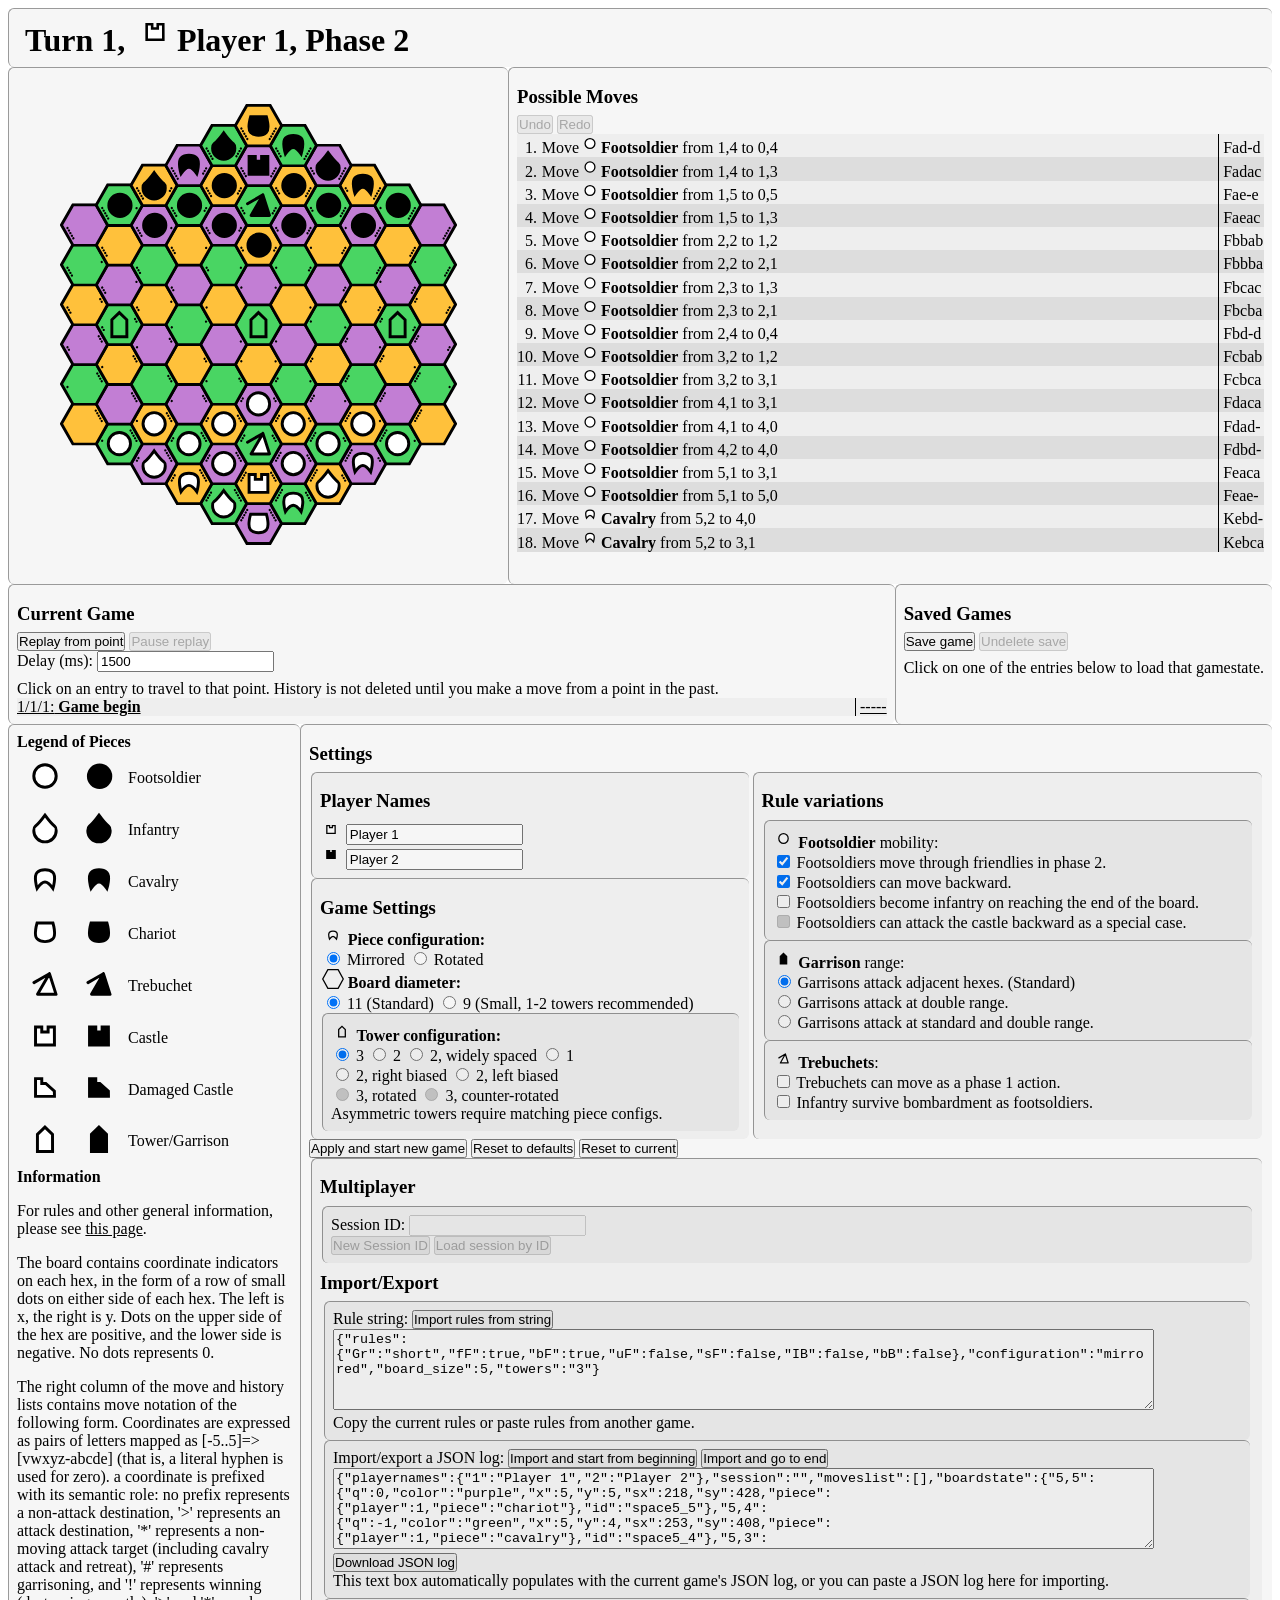
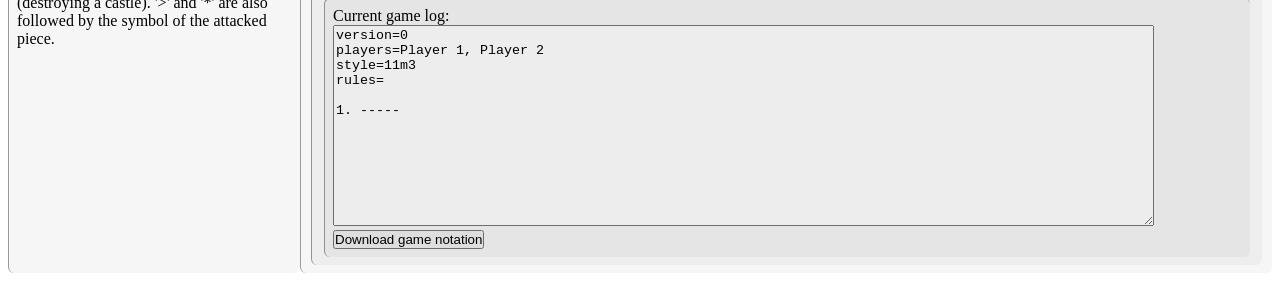
<file: honey_war.html>
<!DOCTYPE html>
<html lang="en">
	<head>
		<meta charset="UTF-8">
		<title>Honey War simulator</title>
		<script src="honey_war.js"></script>
		<script src="ui.js" defer></script>
		<meta name="description" content="An Online Simulator for the Honey War
		Board Game">
		<meta name="keywords" content="Honey War, Sajem Tan, Board Game, Strategy
		Game">
		<meta name="viewport" content="width=device-width, initial-scale=1.0">
		<link rel="stylesheet" href="honey_war.css">
		<link rel="canonical" href="honey_war.html">
		<link rel="help" href="https://sajemtan.miraheze.org/wiki/Honey_War">
		<link rel="licence" href="LICENSE.txt">
		<script>
			window.addEventListener("load", (event) => {
				const ovr = document.getElementById("overflow-parent");
				const ee = document.getElementById("mp-settings");
				const ids = ["rules-share", "json_log_input", "note_log_area"];
				// this is hacky and horrible but doing it "the right way" would be
				// dramatically worse, believe it or not
				while (ovr.getBoundingClientRect().width
					> ee.getBoundingClientRect().width) {
					for (id of ids) {
						//console.log(id);
						let e = document.getElementById(id);
						e.cols = e.cols - 2;
						//console.log(id + " " + e.cols);
					}
				}
			});
		</script>
	</head>
	<body>
		<h1 id="turn" class="inset"></h1>
		<div id="gamediv" class="grid-container col">
			<div id="boarddiv" class="inset">
				<svg id="board" viewBox="0 0 475 500" class="movediv">
				<svg id="board_spaces"/><svg id="board_pieces"/></svg>
			</div>
			<div id="move-display" class="inset grid-container row">
				<div>
					<h3 id="movelist-title">Possible Moves</h3>
				</div>
				<div>
					<button id="undo-btn">Undo</button>
					<button id="redo-btn">Redo</button>
				</div>
				<div class="striped-list"><table class='numbered' id='moves-table'>
					<colgroup>
						<col class='num-col' />
						<col class='move-desc' />
						<col class='move-notation' />
					</colgroup>
					<tbody id="moves"></tbody>
				</table></div>
				<div id="gameover" hidden>Game Over</div>
			</div>
		</div>
		<div id="timelinediv" class="grid-container">
			<div id="current-game" class="inset grid-container row">
				<h3>Current Game</h3>
				<div>
					<button id="game-replay">
						Replay from point
					</button>
					<button id="replay-pause" disabled>
						Pause replay
					</button>
					<br>
					<label for="replay-delay">Delay (ms):</label>
					<input id="replay-delay" type="number" value="1500">
				</div>
				<p class="list-header">
				   Click on an entry to travel to that point. History is not deleted
					until you make a move from a point in the past.
				</p>
				<div class="striped-list"><table class="normal">
				   <colgroup>
						<col class='num-col' />
						<col class='move-desc' />
						<col class='move-notation' />
					</colgroup>
					<tbody id="timeline"></tbody>
				</table></div>
			</div>
			<div id="stored-games" class="inset grid-container row">
			   <h3>Saved Games</h3>
				<div><button id="save-game" class="fit">
					Save game</button>
				<button id="undelete-btn" class="fit" disabled>
					Undelete save</button></div>
				<p class="list-header">
				   Click on one of the entries below to load that gamestate.
				</p>
				<div class="striped-list"><table class="numbered">
				<colgroup>
					<col class='num-col' />
					<col class='move-desc' />
					<col class='move-notation' />
					<col class='move-idx delete' />
				</colgroup>
				<tbody id="saves"></tbody>
				</table></div>
			</div>
		</div>
		<div class="flex-container">
		   <div id="legend-display" class="movediv inset">
			   <h4>Legend of Pieces</h3>
				<table id="legend" class="vcentered">
				   <tr>
					   <td><img src="imgs/1F.svg"></td>
						<td><img src="imgs/2F.svg"></td>
						<td>Footsoldier</td>
					</tr>
					<tr>
					   <td><img src="imgs/1I.svg"></td>
						<td><img src="imgs/2I.svg"></td>
						<td>Infantry</td>
					</tr>
					<tr>
					   <td><img src="imgs/1K.svg"></td>
						<td><img src="imgs/2K.svg"></td>
						<td>Cavalry</td>
					</tr>
					<tr>
					   <td><img src="imgs/1H.svg"></td>
						<td><img src="imgs/2H.svg"></td>
						<td>Chariot</td>
					</tr>
					<tr>
					   <td><img src="imgs/1B.svg"></td>
						<td><img src="imgs/2B.svg"></td>
						<td>Trebuchet</td>
					</tr>
					<tr>
					   <td><img src="imgs/1C.svg"></td>
						<td><img src="imgs/2C.svg"></td>
						<td>Castle</td>
					</tr>
					<tr>
					   <td><img src="imgs/1D.svg"></td>
						<td><img src="imgs/2D.svg"></td>
						<td>Damaged Castle</td>
					</tr>
					<tr>
					   <td><img src="imgs/1G.svg"></td>
						<td><img src="imgs/2G.svg"></td>
						<td>Tower/Garrison</td>
					</tr>
				</table>
				<h4>Information</h4>
				<p>
				   For rules and other general information, please see
					<a rel="help"
					href="https://sajemtan.miraheze.org/wiki/Honey_War">
					this page</a>.
				</p><p>
					The board contains coordinate indicators on each hex, in the
					form of a row of small dots on either side of each hex. The
					left is x, the right is y. Dots on the upper side of the hex
					are positive, and the lower side is negative. No dots
					represents 0.
				</p><p>
				   The right column of the move and history lists contains
					move notation of the following form. Coordinates are
					expressed as pairs of letters mapped as
					[-5..5]=>[vwxyz-abcde] (that is, a literal hyphen is used
					for zero). a coordinate is prefixed with its semantic role:
					no prefix represents a non-attack destination, '>'
					represents an attack destination, '*' represents a
					non-moving attack target (including cavalry attack and
					retreat), '#' represents garrisoning, and '!' represents
					winning (destroying a castle). '>' and '*' are also
					followed by the symbol of the attacked piece.
			</p></div>
			<div id="mp-display" class="movediv inset">
			   <h3>Settings</h3>
				<div id="mp-settings" class="flex-container">
				   <div id="col1">
					   <fieldset class="inset" id="fs_player_names">
						   <label for="fs_player_names">
							   <h3>Player Names</h3>
							</label>
							<span class="icon">1C</span>
							<input type="text" class="inline-input"
							   id="P1-name" value="Player 1">
							<br>
							<span class="icon">2C</span>
							<input type="text" class="inline-input"
							   id="P2-name" value="Player 2">
						</fieldset>
						<fieldset class="inset" id="fs_game_settings">
						   <label for="fs_game_settings">
							   <h3>Game Settings</h3>
							</label>
							<fieldset id="fs_game_configuration">
							   <label for="fs_game_configuration">
								   <h4><span class="icon">1K</span>
									   Piece configuration:</h4>
								</label>
								<input type="radio" name="boardconfig"
								   id="configmirrored" value="mirrored" checked
									data-exclude="excl-mirrored">
								<label for="configmirrored">Mirrored</label>
								<input type="radio" name="boardconfig"
								   id="configrotated" value="rotated"
									data-exclude="excl-rotated">
								<label for="configrotated">Rotated</label>
							</fieldset>
							<fieldset id="fs_boardsize">
							   <label for="fs_boardsize">
								   <h4><span class="icon">hex</span>
									Board diameter:</h4>
								</label>
								<input type="radio" name="boardsize" id="boardlarge"
								   value="large" checked>
								<label for="boardlarge">11 (Standard)</label>
								<input type="radio" name="boardsize" id="boardsmall"
								   value="small">
								<label for="boardsmall">
								   9 (Small, 1-2 towers recommended)
								</label>
							</fieldset>
							<fieldset id="fs_boardtowers" class="inset">
							   <h4>
								   <span class="icon">T</span>
									<label for="fs_boardtowers">
									   <span class="piece">Tower</span> configuration:
									</label>
								</h4>
								<fieldset class="nolayout"
									data-allow="configmirrored configrotated">
									<input type="radio" name="towerconfig" id="towers3"
										value="3" checked>
									<label for="towers3">3</label>
									<input type="radio" name="towerconfig" id="towers2"
										value="2">
									<label for="towers2">2</label>
									<input type="radio" name="towerconfig" id="towers2w"
										value="2w">
									<label for="towers2w">2, widely spaced</label>
									<input type="radio" name="towerconfig" id="towers1"
										value="1">
									<label for="towers1">1</label>
								</fieldset>
								<br/>
								<fieldset class="nolayout"
									id="excl-rotated" data-exclude="configrotated">
									<input type="radio" name="towerconfig" id="towers2mr"
										value="2mr">
									<label for="towers2mr">2, right biased</label>
									<input type="radio" name="towerconfig" id="towers2ml"
										value="2ml">
									<label for="towers2ml">2, left biased</label>
								</fieldset>
								<br/>
								<fieldset class="nolayout"
									id="excl-mirrored" data-exclude="configmirrored">
									<input type="radio" name="towerconfig" id="towers3t"
										value="3t">
									<label for="towers3t">3, rotated</label>
									<input type="radio" name="towerconfig" id="towers3tc"
										value="3tc">
									<label for="towers3tc">3, counter-rotated</label>
									<br/>
								</fieldset>
								<label for="fs_boardtowers">
								   Asymmetric towers require matching piece configs.
								</label>
							</fieldset>
						</fieldset>
					</div>
					<fieldset id="col2" class="inset">
					   <label for="col2"><h3>Rule variations</h3></label>
						<fieldset id="fs_footsoldier" class="inset">
							<span class="icon">1F</span>
							<label for="fs_footsoldier">
								<span class="piece">Footsoldier</span> mobility:
							</label>
							<br/>
							<input type="checkbox" id="friendly-footsoldiers"
								checked>
							<label for="friendly-footsoldiers">
								Footsoldiers move through friendlies in phase 2.
							</label>
							<br/>
							<!-- this doesn't need an id because the exclusion is one-way -->
							<fieldset class="nolayout"
								data-exclude="stranded-footsoldiers">
							   <input type="checkbox" id="buff-footsoldiers"
									checked>
								<label for="buff-footsoldiers">
								   Footsoldiers can move backward.
								</label>
								<br/>
							   <input type="checkbox" id="upgrade-footsoldiers">
								<label for="upgrade-footsoldiers">
								   Footsoldiers become infantry on reaching the end of
									the board.
								</label>
								<br/>
							</fieldset>
							<input type="checkbox" id="stranded-footsoldiers"
								disabled>
							<label for="stranded-footsoldiers">
								Footsoldiers can attack the castle backward as a
								special case.
							</label>
						</fieldset>
						<fieldset id="fs_garrison" class="inset">
							<span class="icon">2G</span>
							<label for="fs_garrison">
								<span class="piece">Garrison</span> range:
							</label>
							<br/>
							<input type="radio" name="garrisonrange"
								id="garrisonshort" value="garrisonshort"
								checked>
							<label for="garrisonshort">
								Garrisons attack adjacent hexes. (Standard)
							</label>
							<br/>
							<input type="radio" name="garrisonrange"
								id="garrisonlong" value="garrisonlong">
							<label for="garrisonlong">
								Garrisons attack at double range.
							</label>
							<br/>
							<input type="radio" name="garrisonrange"
								id="garrisonboth" value="garrisonboth">
							<label for="friendly-footsoldiers">
								Garrisons attack at standard and double range.
							</label>
							<br/>
						</fieldset>
						<fieldset id="fs_trebuchet" class="inset">
							<span class="icon">1B</span>
							<label for="fs_trebuchet">
								<span class="piece">Trebuchets</span>:
							</label>
							<br/>
							<input type="checkbox" id="buff-trebuchet">
							<label for="buff-trebuchet">
								Trebuchets can move as a phase 1 action.
							</label>
							<br/>
							<input type="checkbox" id="buff-infantry">
							<label for="buff-infantry">
								Infantry survive bombardment as footsoldiers.
							</label>
						</fieldset>
					</fieldset>
					<!-- the div avoids the buttons stretching -->
					<div>
						<button id="reset" class="button">
							Apply and start new game
						</button>
						<button id="defaults" class="button">
							Reset to defaults
						</button>
						<button id="rules-current" class="button">
							Reset to current
						</button>
					</div>
					<fieldset id="overflow-parent" class="inset">
						<label for="fs_mp"><h3>Multiplayer</h3></label>
						<fieldset id="fs_mp" class="inset" disabled>
						   <div>
							   <label for="sessionID">Session ID:</label>
								<input type="text" id="sessionID">
							</div><div>
							   <button id="btn_new_session">New Session ID</button>
								<button id="btn_mp_connect">Load session by ID</button>
							</div>
						</fieldset>
						<label for="fs_import"><h3>Import/Export</h3></label>
						<fieldset id="fs_import">
							<fieldset id="fs_rules_import" class="inset">
								<label for="rules-share">Rule string:</label>
								<button id="import-rules">
									Import rules from string
								</button>
								<br>
								<textarea id="rules-share" class="json"
									cols="100" rows="5"
									data-buttons="import-rules"></textarea>
								<br>
								<label for="rules-share">Copy the current rules or paste
									rules from another game.</label>
							</fieldset><fieldset id="fs_game_import" class="inset">
							   <label for="json_log_input">Import/export a JSON
									log:</label>
								<button id="import-begin">
									Import and start from beginning
								</button>
								<button id="import-end">
									Import and go to end
								</button>
								<br>
								<textarea id="json_log_input" class="json"
									cols="100" rows="5"
									data-buttons="import-begin import-end"></textarea>
								<br>
								<a id="moves-export"><button id="moves-export-btn">
									Download JSON log
								</button></a>
								<br>
								<label for="json_log_input">This text box automatically
									populates with the current game's JSON log, or you
									can paste a JSON log here for importing.</label>
							</fieldset><fieldset class="inset">
								<label for="note_log_area">Current game log:</label>
								<br>
								<textarea id="note_log_area" cols="100" rows="13"
									readonly></textarea>
								<br>
								<a id="note-export"><button id="note-export-btn">
									Download game notation
								</button></a>
							</fieldset>
						</fieldset>
					</fieldset>
				</div>
			</div>
		</div>
	</body>
</html>
</file>
<file: honey_war.css>
body {
	color: black;
	background: white;
}
.flex-container {
	display: flex;
	flex-wrap: wrap;
}
.flex-container > * {
	/* display: inline-block; */
	flex: 1 1 auto;
	vertical-align: top;
}
.grid-container {
	display: grid;
	gap: 0;
}
.col {
	grid-auto-flow: column;
	grid-template-columns: minmax(auto, max-content);
	flex-direction: column;
}
.row {
	grid-auto-flow: row;
	grid-template-rows: minmax(auto, max-content);
	align-content: start;
}
.nolayout {
	display: contents;
}
.normal {
	display: initial;
}
.fit {
	width: fit-content;
}
.striped-list {
	display: contents;
	& > * {
		overflow-y: scroll;
	}
	& li:nth-child(odd), & tr:nth-child(odd) {
		background-color: #eee;
	}
	& li:nth-child(even), & tr:nth-child(even) {
		background-color: #ddd;
	}
	& ::marker {
		background-color: #eee
	}
	& ol {
	}
	& table {
		border-collapse: collapse;
	}
	& td {
		padding: 0px;
	}
	& tr:hover, & li:hover {
		background-color: #0002;
		mix-blend-mode: multiply;
	}
}
td {
	vertical-align: baseline;
}
.vcentered td {
	vertical-align: revert;
}
.numbered {
	counter-reset: rowNumber;
	width: 100%;
	display: block;
}
.numbered tbody > tr::before {
	display: table-cell;
	counter-increment: rowNumber;
	content: counter(rowNumber) ".";
	padding-right: 0.3em;
	text-align: right;
}
.move-desc {
}
.num-col {
	width: 0;
	white-space: nowrap;
}
.move-notation {
	width: 0;
	white-space: nowrap;
	padding-left: 4px !important;
	border-left: 1px solid black;
}
.move-idx {
	text-align: right;
	white-space: nowrap;
}
.save-name {
	display: table-cell;
	padding-right: 4px !important;
}
.save-rules {
	display: table-cell;
	width: 0;
	white-space: nowrap;
	padding-left: 4px !important;
	border-left: 1px solid black;
}
col.delete {
	min-width: 3em;
}
.fill {
	width: 99%;
}
.move-item.selected {
	text-decoration: underline;
}
.move-item:hover, .move-item:active,
tr:hover	.move-item, tr:active .move-item {
	text-decoration: underline;
	color: blue;
}
.move-item.delete {
	color: red !important;
	font-style: italic;
}
.move-item.delete:hover, .move-item.delete:active {
	color: purple !important;
}
.red *, .red:hover * {
	color: red !important;
}
.list-header {
	margin-top: 8px;
	margin-bottom: 0px;
}
#saves ol li div {
	display: flex;
	justify-content: space-between;
}
#mp-settings {
	flex-direction: column;
	flex-flow: row;
	flex-wrap: wrap;
}
fieldset {
	border: none;
	padding: 0px;
}
.inset {
	border-style: inset none none inset;
	border-radius: 6px;
	padding: .5em;
	border-width: thin;
	background: #EEEEEE80;
	mix-blend-mode: multiply;
}
#legend td > img {
	width: 50px;
}
a {
	color: black;
	cursor: pointer;
}
h1 {
	margin: 0;
}
#turn {
	padding-bottom: .25em;
	padding-top: .125em;
}
h3 {
	margin-top: .5em;
	margin-bottom: .4em;
}
h4 {
	margin: 0;
}
#gameover {
	font-size: larger;
	font-weight: bold;
	color: red;
}
input[disabled] {
	filter: invert(25%);
}
input[disabled] * {
	color: grey;
}
textarea:invalid {
	background: #F033;
	mix-blend-mode: multiply;
}
#current-game {
	max-height: 600px;
	flex-wrap: nowrap;
}
#stored-games {
	max-width: 400px;
	max-height: 600px;
	grid-template-rows: min-content min-content min-content auto;
}
button {
	padding: 0;
}
.button {
	width: max-content;
}
.verb {
	text-transform: capitalize;
}
.piece {
	text-transform: capitalize;
	font-weight: bold;
}
.space {
}
.win {
	text-transform: capitalize;
	font-weight: bold;
	font-style: italic;
}
.inline-icon {
	height: 1.2em;
	vertical-align: center;
}
.hidden-space {
	display: inline-block;
}
#boarddiv {
	padding-bottom: 0;
}
@media screen and (min-width: 900px) {
	#timelinediv {
	  grid-template-columns: 100fr auto;
	}
	#gamediv {
		grid-template-columns: minmax(400px, 500px) minmax(50%, auto);
	}
	#board {
		max-height: 500px;
	}
	#move-display {
		height: 500px;
		grid-column: 2;
	}
	#legend-display {
		flex: 0 0 275px;
	}
	#mp-display {
		flex: 1 1 min-content;
	}
}
@media screen and (max-width: 899px) {
	#gamediv {
		display: flex;
		flex-direction: column;
	}
	#boarddiv {
		display: flex;
		justify-content: center;
	}
	#board {
		max-height: 500px;
	}
	#move-display {
		max-height: 500px;
	}
	#mp-display {
		order: 1;
	}
	#legend-display {
		order: 2;
	}
	.flex-container > .movediv {
		width: 100%;
	}
	#stored-games {
		max-width: unset;
	}
}
@media screen and (max-width: 999px) {
	#timelinediv {
		flex-direction: column;
	}
	#saves > * {
		max-width: 350px;
	}
}
</file>
